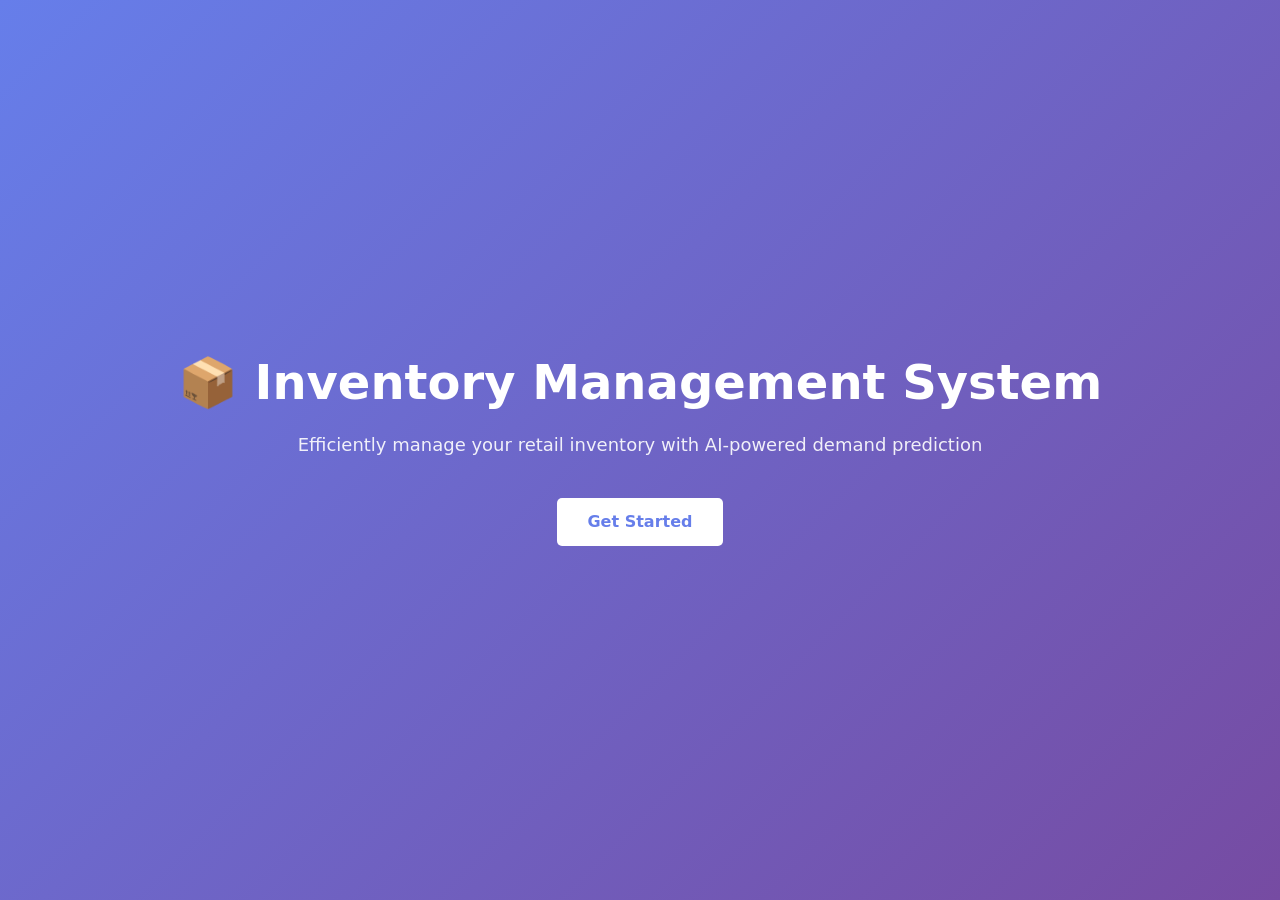
<file: frontend/index.html>
<!DOCTYPE html>
<html lang="en">
<head>
    <meta charset="UTF-8">
    <meta name="viewport" content="width=device-width, initial-scale=1.0">
    <title>Inventory Management System</title>
    <link href="https://cdnjs.cloudflare.com/ajax/libs/bootstrap/5.3.0/css/bootstrap.min.css" rel="stylesheet">
    <style>
        body {
            background: linear-gradient(135deg, #667eea 0%, #764ba2 100%);
            min-height: 100vh;
            display: flex;
            align-items: center;
            justify-content: center;
            color: white;
        }
        .welcome-container {
            text-align: center;
        }
        .welcome-container h1 {
            font-size: 48px;
            font-weight: bold;
            margin-bottom: 20px;
        }
        .welcome-container p {
            font-size: 18px;
            margin-bottom: 40px;
            opacity: 0.9;
        }
        .btn-login {
            background: white;
            color: #667eea;
            padding: 12px 30px;
            font-size: 16px;
            font-weight: bold;
            border: none;
            border-radius: 5px;
            cursor: pointer;
            transition: all 0.3s;
        }
        .btn-login:hover {
            opacity: 0.9;
            transform: scale(1.05);
        }
    </style>
</head>
<body>
    <div class="welcome-container">
        <h1>📦 Inventory Management System</h1>
        <p>Efficiently manage your retail inventory with AI-powered demand prediction</p>
        <button class="btn-login" onclick="goToLogin()">Get Started</button>
    </div>

    <script src="static/js/config.js"></script>
    <script>
        function goToLogin() {
            window.location.href = 'login.html';
        }

        // Redirect if already logged in
        if (localStorage.getItem('access_token')) {
            window.location.href = 'dashboard.html';
        }
    </script>
</body>
</html>
</file>
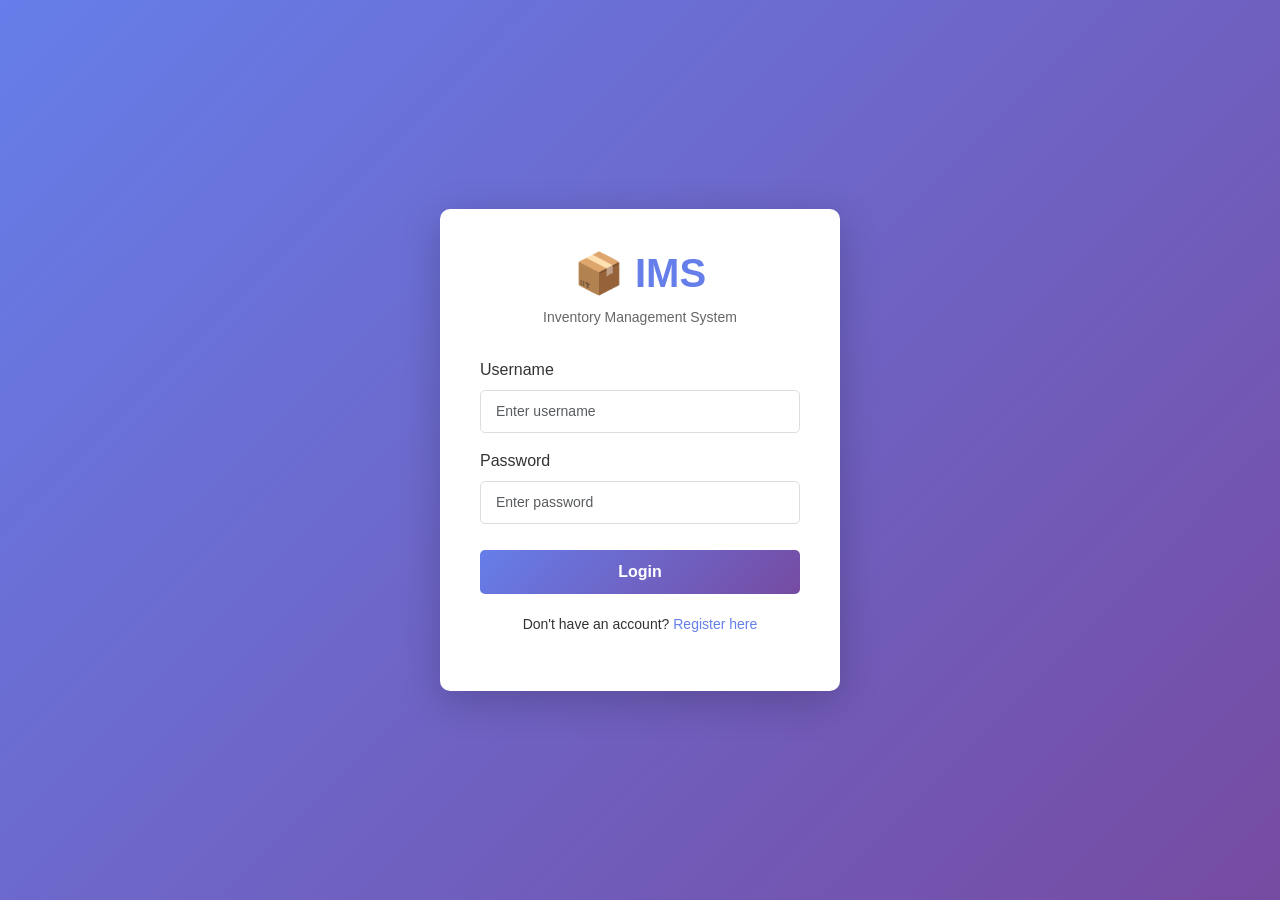
<file: frontend/login.html>
<!DOCTYPE html>
<html lang="en">
<head>
    <meta charset="UTF-8">
    <meta name="viewport" content="width=device-width, initial-scale=1.0">
    <title>Login - Inventory Management System</title>
    <link href="https://cdnjs.cloudflare.com/ajax/libs/bootstrap/5.3.0/css/bootstrap.min.css" rel="stylesheet">
    <link href="static/css/style.css" rel="stylesheet">
    <style>
        body {
            background: linear-gradient(135deg, #667eea 0%, #764ba2 100%);
            min-height: 100vh;
            display: flex;
            align-items: center;
            justify-content: center;
        }
        .login-container {
            background: white;
            padding: 40px;
            border-radius: 10px;
            box-shadow: 0 10px 40px rgba(0,0,0,0.2);
            width: 100%;
            max-width: 400px;
        }
        .login-header {
            text-align: center;
            margin-bottom: 30px;
        }
        .login-header h1 {
            color: #667eea;
            font-weight: bold;
            margin-bottom: 10px;
        }
        .login-header p {
            color: #666;
            font-size: 14px;
        }
        .form-control {
            border-radius: 5px;
            margin-bottom: 15px;
            border: 1px solid #ddd;
            padding: 10px 15px;
        }
        .form-control:focus {
            border-color: #667eea;
            box-shadow: 0 0 0 0.2rem rgba(102, 126, 234, 0.25);
        }
        .btn-login {
            background: linear-gradient(135deg, #667eea 0%, #764ba2 100%);
            border: none;
            color: white;
            font-weight: bold;
            padding: 10px;
            width: 100%;
            border-radius: 5px;
            margin-top: 10px;
        }
        .btn-login:hover {
            color: white;
            opacity: 0.9;
        }
        .register-link {
            text-align: center;
            margin-top: 20px;
            font-size: 14px;
        }
        .register-link a {
            color: #667eea;
            text-decoration: none;
        }
        .alert {
            margin-bottom: 20px;
        }
    </style>
</head>
<body>
    <div class="login-container">
        <div class="login-header">
            <h1>📦 IMS</h1>
            <p>Inventory Management System</p>
        </div>
        
        <div id="alertContainer"></div>
        
        <form id="loginForm">
            <div class="mb-3">
                <label for="username" class="form-label">Username</label>
                <input type="text" class="form-control" id="username" placeholder="Enter username" required>
            </div>
            
            <div class="mb-3">
                <label for="password" class="form-label">Password</label>
                <input type="password" class="form-control" id="password" placeholder="Enter password" required>
            </div>
            
            <button type="submit" class="btn btn-login">Login</button>
        </form>
        
        <div class="register-link">
            <p>Don't have an account? <a href="#" onclick="showRegister()">Register here</a></p>
        </div>
    </div>

    <!-- Register Modal -->
    <div class="modal fade" id="registerModal" tabindex="-1">
        <div class="modal-dialog">
            <div class="modal-content">
                <div class="modal-header">
                    <h5 class="modal-title">Create Admin Account</h5>
                    <button type="button" class="btn-close" data-bs-dismiss="modal"></button>
                </div>
                <div class="modal-body">
                    <form id="registerForm">
                        <div class="mb-3">
                            <label for="regUsername" class="form-label">Username</label>
                            <input type="text" class="form-control" id="regUsername" required>
                        </div>
                        <div class="mb-3">
                            <label for="regEmail" class="form-label">Email</label>
                            <input type="email" class="form-control" id="regEmail" required>
                        </div>
                        <div class="mb-3">
                            <label for="regPassword" class="form-label">Password</label>
                            <input type="password" class="form-control" id="regPassword" required>
                        </div>
                        <button type="submit" class="btn btn-primary w-100">Register</button>
                    </form>
                </div>
            </div>
        </div>
    </div>

    <script src="https://cdnjs.cloudflare.com/ajax/libs/bootstrap/5.3.0/js/bootstrap.bundle.min.js"></script>
    <script src="static/js/config.js"></script>
    <script>
        

        document.getElementById('loginForm').addEventListener('submit', async (e) => {
            e.preventDefault();
            const username = document.getElementById('username').value;
            const password = document.getElementById('password').value;

            try {
                const response = await fetch(`${API_BASE}/auth/login`, {
                    method: 'POST',
                    headers: { 'Content-Type': 'application/json' },
                    body: JSON.stringify({ username, password })
                });

                const data = await response.json();

                if (response.ok) {
                    localStorage.setItem('access_token', data.access_token);
                    localStorage.setItem('user', JSON.stringify(data.user));
                    showAlert('Login successful! Redirecting...', 'success');
                    setTimeout(() => window.location.href = 'dashboard.html', 1500);
                } else {
                    showAlert(data.message, 'danger');
                }
            } catch (error) {
                showAlert('Connection error: ' + error.message, 'danger');
            }
        });

        document.getElementById('registerForm').addEventListener('submit', async (e) => {
            e.preventDefault();
            const username = document.getElementById('regUsername').value;
            const email = document.getElementById('regEmail').value;
            const password = document.getElementById('regPassword').value;

            try {
                const response = await fetch(`${API_BASE}/auth/register`, {
                    method: 'POST',
                    headers: { 'Content-Type': 'application/json' },
                    body: JSON.stringify({ username, email, password })
                });

                const data = await response.json();

                if (response.ok) {
                    showAlert('Account created successfully! You can now login.', 'success');
                    bootstrap.Modal.getInstance(document.getElementById('registerModal')).hide();
                    document.getElementById('registerForm').reset();
                } else {
                    showAlert(data.message, 'danger');
                }
            } catch (error) {
                showAlert('Connection error: ' + error.message, 'danger');
            }
        });

        function showRegister() {
            new bootstrap.Modal(document.getElementById('registerModal')).show();
        }

        function showAlert(message, type) {
            const alertContainer = document.getElementById('alertContainer');
            const alert = document.createElement('div');
            alert.className = `alert alert-${type} alert-dismissible fade show`;
            alert.innerHTML = `
                ${message}
                <button type="button" class="btn-close" data-bs-dismiss="alert"></button>
            `;
            alertContainer.innerHTML = '';
            alertContainer.appendChild(alert);
        }

        // Check if already logged in
        if (localStorage.getItem('access_token')) {
            window.location.href = 'dashboard.html';
        }
    </script>
</body>
</html>
</file>
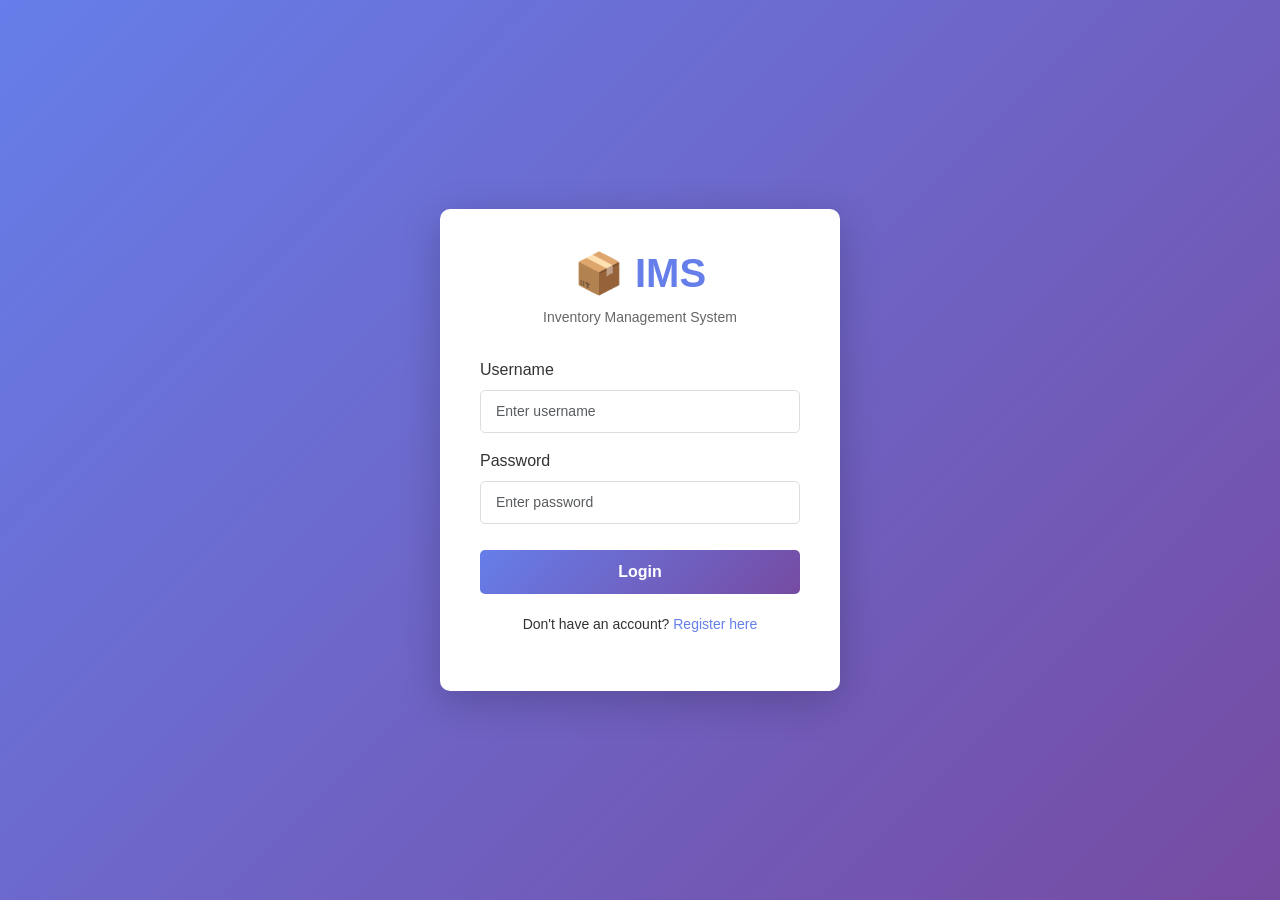
<file: frontend/products.html>
<!DOCTYPE html>
<html lang="en">
<head>
    <meta charset="UTF-8">
    <meta name="viewport" content="width=device-width, initial-scale=1.0">
    <title>Products - Inventory Management System</title>
    <link href="https://cdnjs.cloudflare.com/ajax/libs/bootstrap/5.3.0/css/bootstrap.min.css" rel="stylesheet">
    <link href="https://cdnjs.cloudflare.com/ajax/libs/font-awesome/6.4.0/css/all.min.css" rel="stylesheet">
    <link href="static/css/style.css" rel="stylesheet">
    <style>
        body { background-color: #f5f7fa; }
        .sidebar {
            background: linear-gradient(135deg, #667eea 0%, #764ba2 100%);
            color: white;
            min-height: 100vh;
            padding: 20px 0;
            position: fixed;
            width: 250px;
            left: 0;
            top: 0;
            z-index: 1000;
        }
        .sidebar-logo {
            text-align: center;
            margin-bottom: 30px;
            font-size: 24px;
            font-weight: bold;
        }
        .sidebar-menu { list-style: none; padding: 0; margin: 0; }
        .sidebar-menu a {
            color: white;
            text-decoration: none;
            display: block;
            padding: 15px 20px;
            border-left: 4px solid transparent;
            transition: all 0.3s;
        }
        .sidebar-menu a:hover, .sidebar-menu a.active {
            background: rgba(255,255,255,0.2);
            border-left-color: white;
        }
        .main-content { margin-left: 250px; padding: 20px; }
        .topbar {
            background: white;
            padding: 15px 20px;
            border-radius: 10px;
            margin-bottom: 20px;
            display: flex;
            justify-content: space-between;
            align-items: center;
            box-shadow: 0 2px 10px rgba(0,0,0,0.1);
        }
        .btn-add { background: #667eea; color: white; border: none; padding: 10px 20px; border-radius: 5px; cursor: pointer; }
        .table-container {
            background: white;
            padding: 20px;
            border-radius: 10px;
            box-shadow: 0 2px 10px rgba(0,0,0,0.1);
        }
        .badge-stock-low { background-color: #ff6b6b; }
        .badge-stock-ok { background-color: #51cf66; }
        .action-buttons { display: flex; gap: 8px; }
        .btn-sm-custom {
            padding: 5px 10px;
            font-size: 12px;
            border: none;
            border-radius: 3px;
            cursor: pointer;
        }
        .btn-edit { background: #4dabf7; color: white; }
        .btn-delete { background: #ff6b6b; color: white; }
        .btn-stock { background: #ffd43b; color: black; }
        @media (max-width: 768px) {
            .sidebar { width: 100%; position: static; }
            .main-content { margin-left: 0; }
        }
    </style>
</head>
<body>
    <!-- Sidebar -->
    <div class="sidebar">
        <div class="sidebar-logo">📦 IMS</div>
        <ul class="sidebar-menu">
            <li><a href="dashboard.html"><i class="fas fa-chart-line"></i> Dashboard</a></li>
            <li><a href="products.html" class="active"><i class="fas fa-box"></i> Products</a></li>
            <li><a href="sales.html"><i class="fas fa-shopping-cart"></i> Sales</a></li>
            <li><a href="suppliers.html"><i class="fas fa-truck"></i> Suppliers</a></li>
            <li><a href="reports.html"><i class="fas fa-file-alt"></i> Reports</a></li>
            <li><a href="login.html" onclick="logout()"><i class="fas fa-sign-out-alt"></i> Logout</a></li>
        </ul>
    </div>

    <!-- Main Content -->
    <div class="main-content">
        <div class="topbar">
            <h2>Products Management</h2>
            <button class="btn-add" onclick="openAddModal()">+ Add Product</button>
        </div>

        <div id="alertMessage"></div>

        <div class="table-container">
            <table class="table table-hover">
                <thead class="table-light">
                    <tr>
                        <th>Product Name</th>
                        <th>Category</th>
                        <th>Price</th>
                        <th>Stock</th>
                        <th>Status</th>
                        <th>Supplier</th>
                        <th>Actions</th>
                    </tr>
                </thead>
                <tbody id="productsTable"></tbody>
            </table>
        </div>
    </div>

    <!-- Add/Edit Product Modal -->
    <div class="modal fade" id="productModal" tabindex="-1">
        <div class="modal-dialog">
            <div class="modal-content">
                <div class="modal-header">
                    <h5 class="modal-title" id="modalTitle">Add Product</h5>
                    <button type="button" class="btn-close" data-bs-dismiss="modal"></button>
                </div>
                <div class="modal-body">
                    <form id="productForm">
                        <input type="hidden" id="productId">
                        <div class="mb-3">
                            <label for="productName" class="form-label">Product Name</label>
                            <input type="text" class="form-control" id="productName" required>
                        </div>
                        <div class="mb-3">
                            <label for="category" class="form-label">Category</label>
                            <input type="text" class="form-control" id="category" required>
                        </div>
                        <div class="mb-3">
                            <label for="description" class="form-label">Description</label>
                            <textarea class="form-control" id="description" rows="3"></textarea>
                        </div>
                        <div class="mb-3">
                            <label for="price" class="form-label">Price ($)</label>
                            <input type="number" class="form-control" id="price" step="0.01" required>
                        </div>
                        <div class="mb-3">
                            <label for="quantity" class="form-label">Quantity</label>
                            <input type="number" class="form-control" id="quantity" required>
                        </div>
                        <div class="mb-3">
                            <label for="reorderLevel" class="form-label">Reorder Level</label>
                            <input type="number" class="form-control" id="reorderLevel" value="10">
                        </div>
                        <div class="mb-3">
                            <label for="supplier" class="form-label">Supplier</label>
                            <select class="form-control" id="supplier">
                                <option value="">Select Supplier</option>
                            </select>
                        </div>
                        <button type="submit" class="btn btn-primary w-100">Save</button>
                    </form>
                </div>
            </div>
        </div>
    </div>

    <!-- Update Stock Modal -->
    <div class="modal fade" id="stockModal" tabindex="-1">
        <div class="modal-dialog">
            <div class="modal-content">
                <div class="modal-header">
                    <h5 class="modal-title">Update Stock</h5>
                    <button type="button" class="btn-close" data-bs-dismiss="modal"></button>
                </div>
                <div class="modal-body">
                    <form id="stockForm">
                        <input type="hidden" id="stockProductId">
                        <div class="mb-3">
                            <label for="newQuantity" class="form-label">New Quantity</label>
                            <input type="number" class="form-control" id="newQuantity" required>
                        </div>
                        <div class="mb-3">
                            <label for="reason" class="form-label">Reason</label>
                            <input type="text" class="form-control" id="reason" placeholder="e.g., Restock, Inventory Count">
                        </div>
                        <button type="submit" class="btn btn-primary w-100">Update</button>
                    </form>
                </div>
            </div>
        </div>
    </div>

    <script src="https://cdnjs.cloudflare.com/ajax/libs/bootstrap/5.3.0/js/bootstrap.bundle.min.js"></script>
    <script src="static/js/config.js"></script>
    <script>
        
        let editingProductId = null;

        
        function getHeaders() {
            return { Authorization: `Bearer ${localStorage.getItem('access_token')}` };
        }

        async function loadProducts() {
            try {
                const res = await fetch(`${API_BASE}/products`, { headers: getHeaders() });
                const data = await res.json();
                
                const tbody = document.getElementById('productsTable');
                tbody.innerHTML = '';
                
                data.products.forEach(product => {
                    const status = product.quantity <= product.reorder_level ? 
                        '<span class="badge badge-stock-low">Low Stock</span>' : 
                        '<span class="badge badge-stock-ok">OK</span>';
                    
                    const row = `
                        <tr>
                            <td>${product.name}</td>
                            <td>${product.category}</td>
                            <td>$${product.price.toFixed(2)}</td>
                            <td>${product.quantity}</td>
                            <td>${status}</td>
                            <td>${product.supplier_name || 'N/A'}</td>
                            <td>
                                <div class="action-buttons">
                                    <button class="btn-sm-custom btn-edit" onclick="editProduct(${product.id})">Edit</button>
                                    <button class="btn-sm-custom btn-stock" onclick="openStockModal(${product.id})">Stock</button>
                                    <button class="btn-sm-custom btn-delete" onclick="deleteProduct(${product.id})">Delete</button>
                                </div>
                            </td>
                        </tr>
                    `;
                    tbody.innerHTML += row;
                });
            } catch (error) {
                showAlert('Error loading products: ' + error.message, 'danger');
            }
        }

        async function loadSuppliers() {
            try {
                const res = await fetch(`${API_BASE}/suppliers`, { headers: getHeaders() });
                const data = await res.json();
                
                const select = document.getElementById('supplier');
                data.suppliers.forEach(supplier => {
                    const option = document.createElement('option');
                    option.value = supplier.id;
                    option.textContent = supplier.name;
                    select.appendChild(option);
                });
            } catch (error) {
                console.error('Error loading suppliers:', error);
            }
        }

        function openAddModal() {
            editingProductId = null;
            document.getElementById('modalTitle').textContent = 'Add Product';
            document.getElementById('productForm').reset();
            document.getElementById('productId').value = '';
            new bootstrap.Modal(document.getElementById('productModal')).show();
        }

        async function editProduct(id) {
            try {
                const res = await fetch(`${API_BASE}/products/${id}`, { headers: getHeaders() });
                const product = await res.json();
                
                editingProductId = id;
                document.getElementById('modalTitle').textContent = 'Edit Product';
                document.getElementById('productId').value = id;
                document.getElementById('productName').value = product.name;
                document.getElementById('category').value = product.category;
                document.getElementById('description').value = product.description || '';
                document.getElementById('price').value = product.price;
                document.getElementById('quantity').value = product.quantity;
                document.getElementById('reorderLevel').value = product.reorder_level;
                document.getElementById('supplier').value = product.supplier_id || '';
                
                new bootstrap.Modal(document.getElementById('productModal')).show();
            } catch (error) {
                showAlert('Error loading product: ' + error.message, 'danger');
            }
        }

        async function deleteProduct(id) {
            if (!confirm('Are you sure you want to delete this product?')) return;
            
            try {
                const res = await fetch(`${API_BASE}/products/${id}`, {
                    method: 'DELETE',
                    headers: getHeaders()
                });
                
                if (res.ok) {
                    showAlert('Product deleted successfully', 'success');
                    loadProducts();
                } else {
                    const data = await res.json();
                    showAlert(data.message, 'danger');
                }
            } catch (error) {
                showAlert('Error deleting product: ' + error.message, 'danger');
            }
        }

        function openStockModal(id) {
            document.getElementById('stockProductId').value = id;
            document.getElementById('newQuantity').value = '';
            document.getElementById('reason').value = '';
            new bootstrap.Modal(document.getElementById('stockModal')).show();
        }

        document.getElementById('productForm').addEventListener('submit', async (e) => {
            e.preventDefault();
            
            const productData = {
                name: document.getElementById('productName').value,
                category: document.getElementById('category').value,
                description: document.getElementById('description').value,
                price: document.getElementById('price').value,
                quantity: document.getElementById('quantity').value,
                reorder_level: document.getElementById('reorderLevel').value,
                supplier_id: document.getElementById('supplier').value || null
            };

            try {
                let res;
                if (editingProductId) {
                    res = await fetch(`${API_BASE}/products/${editingProductId}`, {
                        method: 'PUT',
                        headers: { ...getHeaders(), 'Content-Type': 'application/json' },
                        body: JSON.stringify(productData)
                    });
                } else {
                    res = await fetch(`${API_BASE}/products`, {
                        method: 'POST',
                        headers: { ...getHeaders(), 'Content-Type': 'application/json' },
                        body: JSON.stringify(productData)
                    });
                }

                if (res.ok) {
                    showAlert('Product saved successfully', 'success');
                    bootstrap.Modal.getInstance(document.getElementById('productModal')).hide();
                    loadProducts();
                } else {
                    const data = await res.json();
                    showAlert(data.message, 'danger');
                }
            } catch (error) {
                showAlert('Error saving product: ' + error.message, 'danger');
            }
        });

        document.getElementById('stockForm').addEventListener('submit', async (e) => {
            e.preventDefault();
            
            const productId = document.getElementById('stockProductId').value;
            const stockData = {
                quantity: document.getElementById('newQuantity').value,
                reason: document.getElementById('reason').value
            };

            try {
                const res = await fetch(`${API_BASE}/products/${productId}/update-stock`, {
                    method: 'POST',
                    headers: { ...getHeaders(), 'Content-Type': 'application/json' },
                    body: JSON.stringify(stockData)
                });

                if (res.ok) {
                    showAlert('Stock updated successfully', 'success');
                    bootstrap.Modal.getInstance(document.getElementById('stockModal')).hide();
                    loadProducts();
                } else {
                    const data = await res.json();
                    showAlert(data.message, 'danger');
                }
            } catch (error) {
                showAlert('Error updating stock: ' + error.message, 'danger');
            }
        });

        function showAlert(message, type) {
            const container = document.getElementById('alertMessage');
            const alert = document.createElement('div');
            alert.className = `alert alert-${type} alert-dismissible fade show`;
            alert.innerHTML = `
                ${message}
                <button type="button" class="btn-close" data-bs-dismiss="alert"></button>
            `;
            container.innerHTML = '';
            container.appendChild(alert);
        }

        
        checkAuth();
        loadSuppliers();
        loadProducts();
    </script>
</body>
</html>
</file>
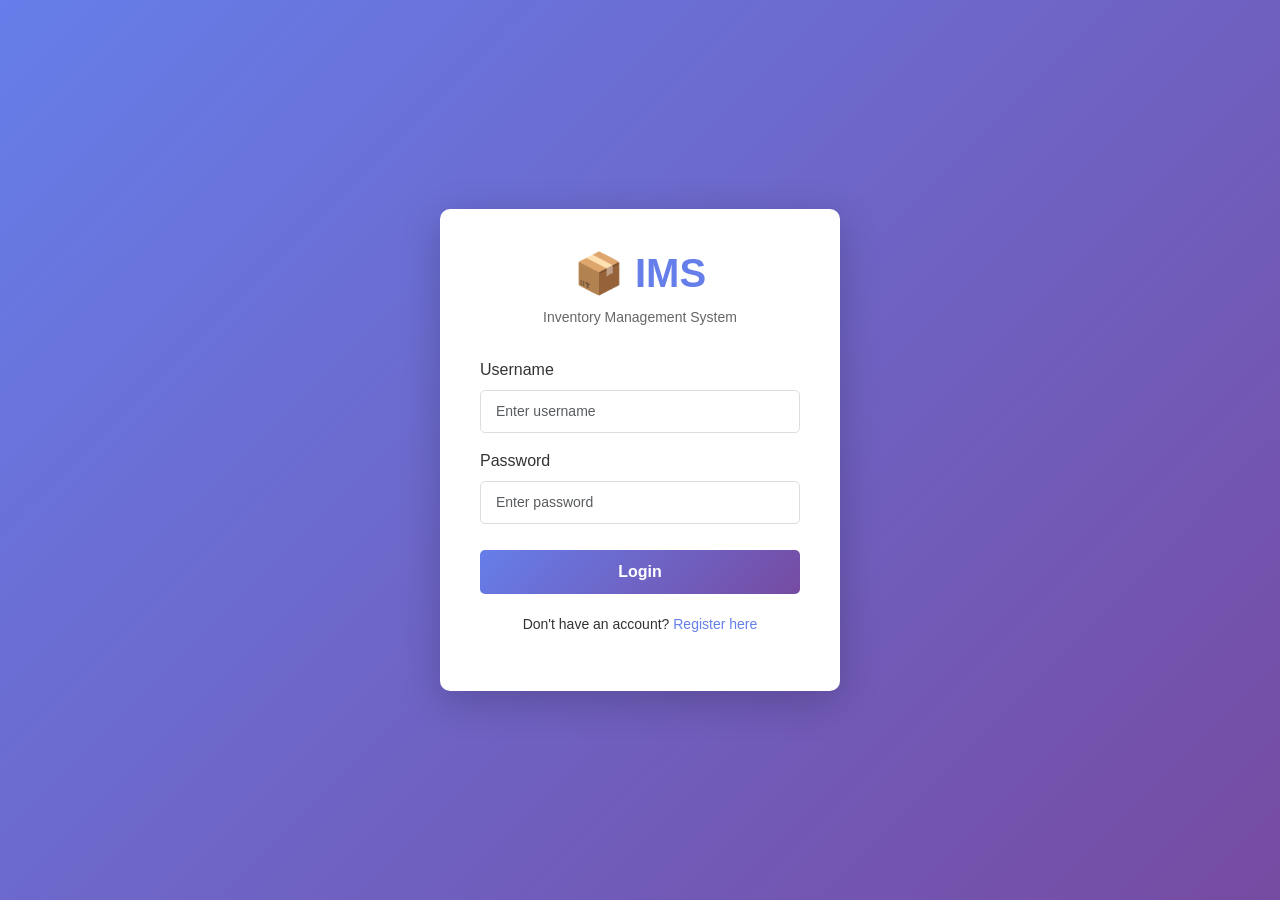
<file: frontend/reports.html>
<!DOCTYPE html>
<html lang="en">
<head>
    <meta charset="UTF-8">
    <meta name="viewport" content="width=device-width, initial-scale=1.0">
    <title>Reports - Inventory Management System</title>
    <link href="https://cdnjs.cloudflare.com/ajax/libs/bootstrap/5.3.0/css/bootstrap.min.css" rel="stylesheet">
    <link href="https://cdnjs.cloudflare.com/ajax/libs/font-awesome/6.4.0/css/all.min.css" rel="stylesheet">
    <link href="static/css/style.css" rel="stylesheet">
    <style>
        body { background-color: #f5f7fa; }
        .sidebar {
            background: linear-gradient(135deg, #667eea 0%, #764ba2 100%);
            color: white;
            min-height: 100vh;
            padding: 20px 0;
            position: fixed;
            width: 250px;
            left: 0;
            top: 0;
            z-index: 1000;
        }
        .sidebar-logo {
            text-align: center;
            margin-bottom: 30px;
            font-size: 24px;
            font-weight: bold;
        }
        .sidebar-menu { list-style: none; padding: 0; margin: 0; }
        .sidebar-menu a {
            color: white;
            text-decoration: none;
            display: block;
            padding: 15px 20px;
            border-left: 4px solid transparent;
            transition: all 0.3s;
        }
        .sidebar-menu a:hover, .sidebar-menu a.active {
            background: rgba(255,255,255,0.2);
            border-left-color: white;
        }
        .main-content { margin-left: 250px; padding: 20px; }
        .topbar {
            background: white;
            padding: 15px 20px;
            border-radius: 10px;
            margin-bottom: 20px;
            box-shadow: 0 2px 10px rgba(0,0,0,0.1);
        }
        .report-card {
            background: white;
            padding: 20px;
            border-radius: 10px;
            box-shadow: 0 2px 10px rgba(0,0,0,0.1);
            margin-bottom: 20px;
        }
        .table-container {
            background: white;
            padding: 20px;
            border-radius: 10px;
            box-shadow: 0 2px 10px rgba(0,0,0,0.1);
            margin-top: 20px;
        }
        .btn-export {
            background: #51cf66;
            color: white;
        }
        @media (max-width: 768px) {
            .sidebar { width: 100%; position: static; }
            .main-content { margin-left: 0; }
        }
    </style>
</head>
<body>
    <!-- Sidebar -->
    <div class="sidebar">
        <div class="sidebar-logo">📦 IMS</div>
        <ul class="sidebar-menu">
            <li><a href="dashboard.html"><i class="fas fa-chart-line"></i> Dashboard</a></li>
            <li><a href="products.html"><i class="fas fa-box"></i> Products</a></li>
            <li><a href="sales.html"><i class="fas fa-shopping-cart"></i> Sales</a></li>
            <li><a href="suppliers.html"><i class="fas fa-truck"></i> Suppliers</a></li>
            <li><a href="reports.html" class="active"><i class="fas fa-file-alt"></i> Reports</a></li>
            <li><a href="login.html" onclick="logout()"><i class="fas fa-sign-out-alt"></i> Logout</a></li>
        </ul>
    </div>

    <!-- Main Content -->
    <div class="main-content">
        <div class="topbar">
            <h2>Reports & Analytics</h2>
        </div>

        <div id="alertMessage"></div>

        <!-- Daily Sales Report -->
        <div class="report-card">
            <h4>Daily Sales Report</h4>
            <div class="row" style="margin-top: 15px;">
                <div class="col-md-6">
                    <label>Select Date:</label>
                    <input type="date" id="dailyDate" class="form-control">
                </div>
                <div class="col-md-6">
                    <label>&nbsp;</label>
                    <button class="form-control btn btn-primary" onclick="loadDailySalesReport()">Generate Report</button>
                </div>
            </div>
            <div class="table-container" id="dailyReportTable" style="display:none;"></div>
        </div>

        <!-- Monthly Sales Report -->
        <div class="report-card">
            <h4>Monthly Sales Report</h4>
            <div class="row" style="margin-top: 15px;">
                <div class="col-md-3">
                    <label>Year:</label>
                    <input type="number" id="monthYear" class="form-control" value="2024">
                </div>
                <div class="col-md-3">
                    <label>Month:</label>
                    <select id="monthSelect" class="form-control">
                        <option value="1">January</option>
                        <option value="2">February</option>
                        <option value="3">March</option>
                        <option value="4">April</option>
                        <option value="5">May</option>
                        <option value="6">June</option>
                        <option value="7">July</option>
                        <option value="8">August</option>
                        <option value="9">September</option>
                        <option value="10">October</option>
                        <option value="11">November</option>
                        <option value="12">December</option>
                    </select>
                </div>
                <div class="col-md-6">
                    <label>&nbsp;</label>
                    <button class="form-control btn btn-primary" onclick="loadMonthlySalesReport()">Generate Report</button>
                </div>
            </div>
            <div class="table-container" id="monthlyReportTable" style="display:none;"></div>
        </div>

        <!-- Product Sales Report -->
        <div class="report-card">
            <h4>Product Sales Report</h4>
            <div class="row" style="margin-top: 15px;">
                <div class="col-md-6">
                    <label>Filter by Product (Optional):</label>
                    <select id="productFilter" class="form-control">
                        <option value="">All Products</option>
                    </select>
                </div>
                <div class="col-md-6">
                    <label>&nbsp;</label>
                    <button class="form-control btn btn-primary" onclick="loadProductSalesReport()">Generate Report</button>
                </div>
            </div>
            <button class="btn btn-export" style="margin-top: 10px;" onclick="exportToCSV()">📥 Export to CSV</button>
            <div class="table-container" id="productReportTable" style="display:none;"></div>
        </div>
    </div>

    <script src="https://cdnjs.cloudflare.com/ajax/libs/bootstrap/5.3.0/js/bootstrap.bundle.min.js"></script>
    <script src="static/js/config.js"></script>
    <script>
        

        // Set today's date as default
        document.getElementById('dailyDate').valueAsDate = new Date();

        // Set current month as default
        const now = new Date();
        document.getElementById('monthYear').value = now.getFullYear();
        document.getElementById('monthSelect').value = (now.getMonth() + 1).toString();

        
        function getHeaders() {
            return { Authorization: `Bearer ${localStorage.getItem('access_token')}` };
        }

        async function loadProducts() {
            try {
                const res = await fetch(`${API_BASE}/products`, { headers: getHeaders() });
                const data = await res.json();
                
                const select = document.getElementById('productFilter');
                data.products.forEach(product => {
                    const option = document.createElement('option');
                    option.value = product.id;
                    option.textContent = product.name;
                    select.appendChild(option);
                });
            } catch (error) {
                console.error('Error loading products:', error);
            }
        }

        async function loadDailySalesReport() {
            const date = document.getElementById('dailyDate').value;
            if (!date) return;

            try {
                const res = await fetch(`${API_BASE}/reports/daily-sales?date=${date}`, {
                    headers: getHeaders()
                });
                const data = await res.json();

                let html = `
                    <h5>Daily Sales Report - ${data.date}</h5>
                    <div style="margin: 15px 0;">
                        <strong>Total Sales:</strong> $${data.total_sales.toFixed(2)} | 
                        <strong>Total Quantity Sold:</strong> ${data.total_quantity} | 
                        <strong>Transactions:</strong> ${data.number_of_transactions}
                    </div>
                    <table class="table table-sm">
                        <thead>
                            <tr>
                                <th>Invoice</th>
                                <th>Product</th>
                                <th>Qty</th>
                                <th>Price</th>
                                <th>Total</th>
                                <th>Customer</th>
                            </tr>
                        </thead>
                        <tbody>
                `;

                data.sales.forEach(sale => {
                    html += `
                        <tr>
                            <td>${sale.invoice_number}</td>
                            <td>${sale.product_name}</td>
                            <td>${sale.quantity}</td>
                            <td>$${sale.unit_price.toFixed(2)}</td>
                            <td>$${sale.total_amount.toFixed(2)}</td>
                            <td>${sale.customer_name}</td>
                        </tr>
                    `;
                });

                html += `</tbody></table>`;
                document.getElementById('dailyReportTable').innerHTML = html;
                document.getElementById('dailyReportTable').style.display = 'block';
            } catch (error) {
                showAlert('Error loading daily report: ' + error.message, 'danger');
            }
        }

        async function loadMonthlySalesReport() {
            const year = document.getElementById('monthYear').value;
            const month = document.getElementById('monthSelect').value;

            try {
                const res = await fetch(`${API_BASE}/reports/monthly-sales?year=${year}&month=${month}`, {
                    headers: getHeaders()
                });
                const data = await res.json();

                let html = `
                    <h5>Monthly Sales Report - ${data.period}</h5>
                    <div style="margin: 15px 0;">
                        <strong>Total Sales:</strong> $${data.total_sales.toFixed(2)} | 
                        <strong>Total Quantity Sold:</strong> ${data.total_quantity} | 
                        <strong>Transactions:</strong> ${data.number_of_transactions}
                    </div>
                    <table class="table table-sm">
                        <thead>
                            <tr>
                                <th>Date</th>
                                <th>Daily Sales</th>
                                <th>Quantity</th>
                                <th>Transactions</th>
                            </tr>
                        </thead>
                        <tbody>
                `;

                Object.entries(data.daily_breakdown).forEach(([date, info]) => {
                    html += `
                        <tr>
                            <td>${date}</td>
                            <td>$${info.sales.toFixed(2)}</td>
                            <td>${info.quantity}</td>
                            <td>${info.transactions}</td>
                        </tr>
                    `;
                });

                html += `</tbody></table>`;
                document.getElementById('monthlyReportTable').innerHTML = html;
                document.getElementById('monthlyReportTable').style.display = 'block';
            } catch (error) {
                showAlert('Error loading monthly report: ' + error.message, 'danger');
            }
        }

        async function loadProductSalesReport() {
            const productId = document.getElementById('productFilter').value;
            const url = productId ? 
                `${API_BASE}/reports/product-sales?product_id=${productId}` : 
                `${API_BASE}/reports/product-sales`;

            try {
                const res = await fetch(url, { headers: getHeaders() });
                const data = await res.json();

                let html = `
                    <h5>Product Sales Report - ${data.product_name}</h5>
                    <div style="margin: 15px 0;">
                        <strong>Total Sales Amount:</strong> $${data.total_sales.toFixed(2)}
                    </div>
                    <table class="table table-sm">
                        <thead>
                            <tr>
                                <th>Product</th>
                                <th>Transactions</th>
                                <th>Total Quantity Sold</th>
                                <th>Total Amount</th>
                            </tr>
                        </thead>
                        <tbody>
                `;

                Object.entries(data.product_sales).forEach(([_, info]) => {
                    html += `
                        <tr>
                            <td>${info.name}</td>
                            <td>${info.transactions}</td>
                            <td>${info.total_quantity}</td>
                            <td>$${info.total_amount.toFixed(2)}</td>
                        </tr>
                    `;
                });

                html += `</tbody></table>`;
                document.getElementById('productReportTable').innerHTML = html;
                document.getElementById('productReportTable').style.display = 'block';
            } catch (error) {
                showAlert('Error loading product report: ' + error.message, 'danger');
            }
        }

        async function exportToCSV() {
            const startDate = document.getElementById('dailyDate').value;
            
            try {
                const res = await fetch(`${API_BASE}/reports/export-csv?start_date=${startDate}`, {
                    headers: getHeaders()
                });
                const data = await res.json();

                const element = document.createElement('a');
                element.setAttribute('href', 'data:text/csv;charset=utf-8,' + encodeURIComponent(data.csv_data));
                element.setAttribute('download', data.filename);
                element.style.display = 'none';
                document.body.appendChild(element);
                element.click();
                document.body.removeChild(element);

                showAlert('Report exported successfully!', 'success');
            } catch (error) {
                showAlert('Error exporting report: ' + error.message, 'danger');
            }
        }

        function showAlert(message, type) {
            const container = document.getElementById('alertMessage');
            const alert = document.createElement('div');
            alert.className = `alert alert-${type} alert-dismissible fade show`;
            alert.innerHTML = `
                ${message}
                <button type="button" class="btn-close" data-bs-dismiss="alert"></button>
            `;
            container.innerHTML = '';
            container.appendChild(alert);
        }

        
        checkAuth();
        loadProducts();
    </script>
</body>
</html>
</file>
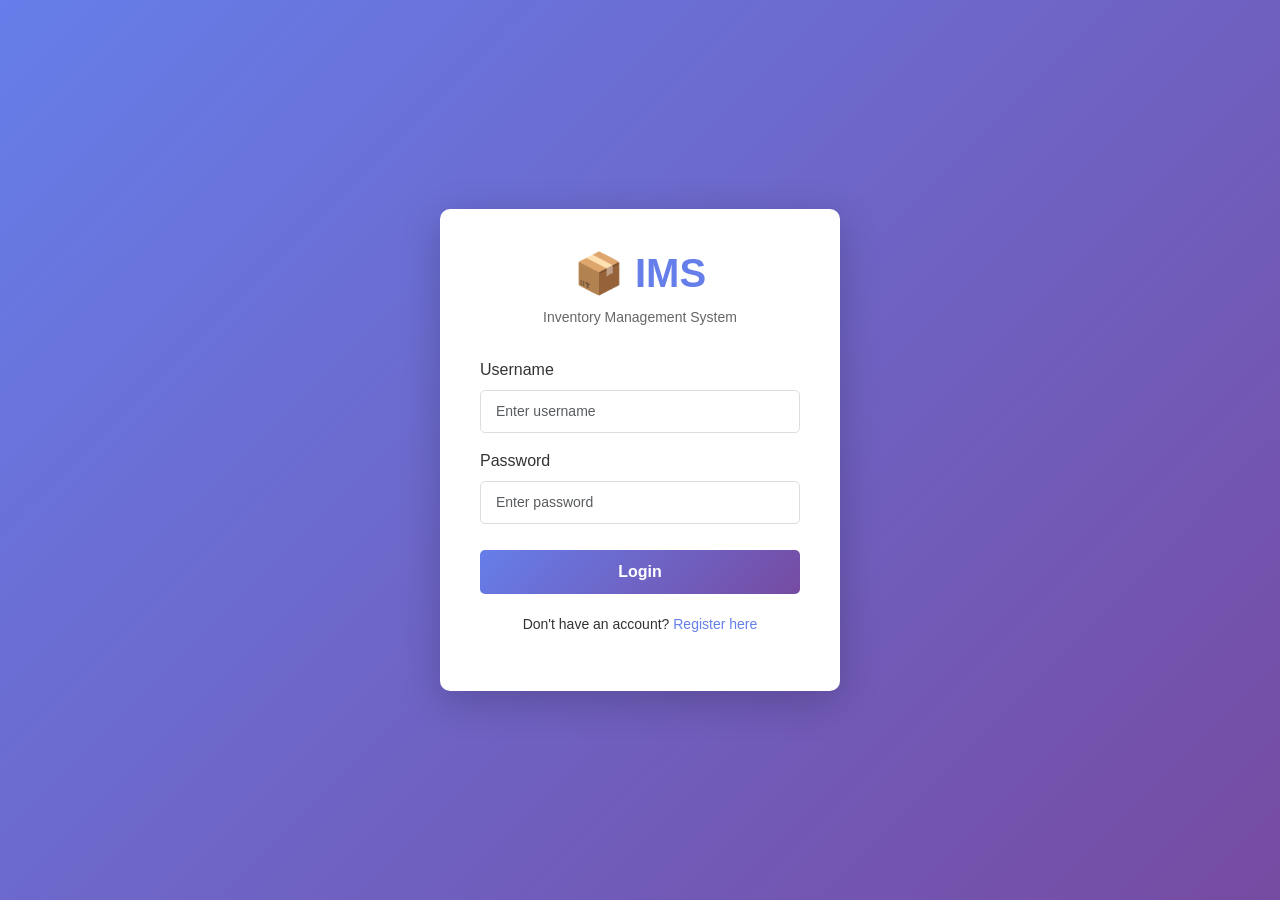
<file: frontend/sales.html>
<!DOCTYPE html>
<html lang="en">
<head>
    <meta charset="UTF-8">
    <meta name="viewport" content="width=device-width, initial-scale=1.0">
    <title>Sales - Inventory Management System</title>
    <link href="https://cdnjs.cloudflare.com/ajax/libs/bootstrap/5.3.0/css/bootstrap.min.css" rel="stylesheet">
    <link href="https://cdnjs.cloudflare.com/ajax/libs/font-awesome/6.4.0/css/all.min.css" rel="stylesheet">
    <link href="static/css/style.css" rel="stylesheet">
    <style>
        body { background-color: #f5f7fa; }
        .sidebar {
            background: linear-gradient(135deg, #667eea 0%, #764ba2 100%);
            color: white;
            min-height: 100vh;
            padding: 20px 0;
            position: fixed;
            width: 250px;
            left: 0;
            top: 0;
            z-index: 1000;
        }
        .sidebar-logo {
            text-align: center;
            margin-bottom: 30px;
            font-size: 24px;
            font-weight: bold;
        }
        .sidebar-menu { list-style: none; padding: 0; margin: 0; }
        .sidebar-menu a {
            color: white;
            text-decoration: none;
            display: block;
            padding: 15px 20px;
            border-left: 4px solid transparent;
            transition: all 0.3s;
        }
        .sidebar-menu a:hover, .sidebar-menu a.active {
            background: rgba(255,255,255,0.2);
            border-left-color: white;
        }
        .main-content { margin-left: 250px; padding: 20px; }
        .topbar {
            background: white;
            padding: 15px 20px;
            border-radius: 10px;
            margin-bottom: 20px;
            display: flex;
            justify-content: space-between;
            align-items: center;
            box-shadow: 0 2px 10px rgba(0,0,0,0.1);
        }
        .btn-add { background: #667eea; color: white; border: none; padding: 10px 20px; border-radius: 5px; cursor: pointer; }
        .table-container {
            background: white;
            padding: 20px;
            border-radius: 10px;
            box-shadow: 0 2px 10px rgba(0,0,0,0.1);
        }
        @media (max-width: 768px) {
            .sidebar { width: 100%; position: static; }
            .main-content { margin-left: 0; }
        }
    </style>
</head>
<body>
    <!-- Sidebar -->
    <div class="sidebar">
        <div class="sidebar-logo">📦 IMS</div>
        <ul class="sidebar-menu">
            <li><a href="dashboard.html"><i class="fas fa-chart-line"></i> Dashboard</a></li>
            <li><a href="products.html"><i class="fas fa-box"></i> Products</a></li>
            <li><a href="sales.html" class="active"><i class="fas fa-shopping-cart"></i> Sales</a></li>
            <li><a href="suppliers.html"><i class="fas fa-truck"></i> Suppliers</a></li>
            <li><a href="reports.html"><i class="fas fa-file-alt"></i> Reports</a></li>
            <li><a href="login.html" onclick="logout()"><i class="fas fa-sign-out-alt"></i> Logout</a></li>
        </ul>
    </div>

    <!-- Main Content -->
    <div class="main-content">
        <div class="topbar">
            <h2>Sales Management</h2>
            <button class="btn-add" onclick="openSaleModal()">+ New Sale</button>
        </div>

        <div id="alertMessage"></div>

        <div class="table-container">
            <table class="table table-hover">
                <thead class="table-light">
                    <tr>
                        <th>Invoice</th>
                        <th>Date</th>
                        <th>Product</th>
                        <th>Quantity</th>
                        <th>Unit Price</th>
                        <th>Total</th>
                        <th>Customer</th>
                        <th>Payment</th>
                        <th>Actions</th>
                    </tr>
                </thead>
                <tbody id="salesTable"></tbody>
            </table>
        </div>
    </div>

    <!-- New Sale Modal -->
    <div class="modal fade" id="saleModal" tabindex="-1">
        <div class="modal-dialog">
            <div class="modal-content">
                <div class="modal-header">
                    <h5 class="modal-title">Record Sale</h5>
                    <button type="button" class="btn-close" data-bs-dismiss="modal"></button>
                </div>
                <div class="modal-body">
                    <form id="saleForm">
                        <div class="mb-3">
                            <label for="product" class="form-label">Product</label>
                            <select class="form-control" id="product" required>
                                <option value="">Select Product</option>
                            </select>
                        </div>
                        <div class="mb-3">
                            <label for="quantity" class="form-label">Quantity</label>
                            <input type="number" class="form-control" id="quantity" min="1" required>
                        </div>
                        <div class="mb-3">
                            <label for="customer" class="form-label">Customer Name</label>
                            <input type="text" class="form-control" id="customer" value="Walk-in Customer">
                        </div>
                        <div class="mb-3">
                            <label for="payment" class="form-label">Payment Method</label>
                            <select class="form-control" id="payment">
                                <option>Cash</option>
                                <option>Card</option>
                                <option>Check</option>
                                <option>Mobile Money</option>
                            </select>
                        </div>
                        <div class="mb-3">
                            <label for="notes" class="form-label">Notes</label>
                            <textarea class="form-control" id="notes" rows="2"></textarea>
                        </div>
                        <button type="submit" class="btn btn-primary w-100">Record Sale</button>
                    </form>
                </div>
            </div>
        </div>
    </div>

    <script src="https://cdnjs.cloudflare.com/ajax/libs/bootstrap/5.3.0/js/bootstrap.bundle.min.js"></script>
    <script src="static/js/config.js"></script>
    <script>
        

        
        function getHeaders() {
            return { Authorization: `Bearer ${localStorage.getItem('access_token')}` };
        }

        async function loadSales() {
            try {
                const res = await fetch(`${API_BASE}/sales`, { headers: getHeaders() });
                const data = await res.json();
                
                const tbody = document.getElementById('salesTable');
                tbody.innerHTML = '';
                
                data.sales.forEach(sale => {
                    const date = new Date(sale.created_at).toLocaleDateString();
                    const row = `
                        <tr>
                            <td>${sale.invoice_number}</td>
                            <td>${date}</td>
                            <td>${sale.product_name}</td>
                            <td>${sale.quantity}</td>
                            <td>$${sale.unit_price.toFixed(2)}</td>
                            <td>$${sale.total_amount.toFixed(2)}</td>
                            <td>${sale.customer_name}</td>
                            <td>${sale.payment_method}</td>
                            <td>
                                <button class="btn btn-sm btn-primary" onclick="printInvoice('${sale.invoice_number}')">Print</button>
                            </td>
                        </tr>
                    `;
                    tbody.innerHTML += row;
                });
            } catch (error) {
                showAlert('Error loading sales: ' + error.message, 'danger');
            }
        }

        async function loadProducts() {
            try {
                const res = await fetch(`${API_BASE}/products`, { headers: getHeaders() });
                const data = await res.json();
                
                const select = document.getElementById('product');
                data.products.forEach(product => {
                    const option = document.createElement('option');
                    option.value = product.id;
                    option.textContent = `${product.name} (Stock: ${product.quantity})`;
                    select.appendChild(option);
                });
            } catch (error) {
                console.error('Error loading products:', error);
            }
        }

        function openSaleModal() {
            document.getElementById('saleForm').reset();
            new bootstrap.Modal(document.getElementById('saleModal')).show();
        }

        document.getElementById('saleForm').addEventListener('submit', async (e) => {
            e.preventDefault();
            
            const saleData = {
                product_id: document.getElementById('product').value,
                quantity: document.getElementById('quantity').value,
                customer_name: document.getElementById('customer').value,
                payment_method: document.getElementById('payment').value,
                notes: document.getElementById('notes').value
            };

            try {
                const res = await fetch(`${API_BASE}/sales`, {
                    method: 'POST',
                    headers: { ...getHeaders(), 'Content-Type': 'application/json' },
                    body: JSON.stringify(saleData)
                });

                if (res.ok) {
                    const result = await res.json();
                    showAlert(`Sale recorded successfully! Invoice: ${result.invoice_number}`, 'success');
                    bootstrap.Modal.getInstance(document.getElementById('saleModal')).hide();
                    loadSales();
                } else {
                    const data = await res.json();
                    showAlert(data.message, 'danger');
                }
            } catch (error) {
                showAlert('Error recording sale: ' + error.message, 'danger');
            }
        });

        async function printInvoice(invoiceNumber) {
            const sales = await fetch(`${API_BASE}/sales`, { headers: getHeaders() });
            const data = await sales.json();
            const sale = data.sales.find(s => s.invoice_number === invoiceNumber);
            
            if (!sale) return;

            const printWindow = window.open('', '', 'height=500,width=800');
            printWindow.document.write(`
                <html>
                <head>
                    <title>Invoice ${invoiceNumber}</title>
                    <style>
                        body { font-family: Arial; margin: 20px; }
                        .invoice-header { text-align: center; margin-bottom: 30px; }
                        .invoice-details { margin: 20px 0; }
                        .line { display: flex; justify-content: space-between; padding: 5px 0; }
                        .total { font-size: 18px; font-weight: bold; margin-top: 20px; }
                    </style>
                </head>
                <body>
                    <div class="invoice-header">
                        <h2>📦 Inventory Management System</h2>
                        <p>Invoice ${invoiceNumber}</p>
                    </div>
                    <div class="invoice-details">
                        <div class="line">
                            <span>Date:</span>
                            <span>${new Date(sale.created_at).toLocaleDateString()}</span>
                        </div>
                        <div class="line">
                            <span>Customer:</span>
                            <span>${sale.customer_name}</span>
                        </div>
                        <hr>
                        <div class="line">
                            <span>Product:</span>
                            <span>${sale.product_name}</span>
                        </div>
                        <div class="line">
                            <span>Quantity:</span>
                            <span>${sale.quantity}</span>
                        </div>
                        <div class="line">
                            <span>Unit Price:</span>
                            <span>$${sale.unit_price.toFixed(2)}</span>
                        </div>
                        <hr>
                        <div class="line total">
                            <span>Total Amount:</span>
                            <span>$${sale.total_amount.toFixed(2)}</span>
                        </div>
                        <div class="line">
                            <span>Payment Method:</span>
                            <span>${sale.payment_method}</span>
                        </div>
                    </div>
                </body>
                </html>
            `);
            printWindow.print();
        }

        function showAlert(message, type) {
            const container = document.getElementById('alertMessage');
            const alert = document.createElement('div');
            alert.className = `alert alert-${type} alert-dismissible fade show`;
            alert.innerHTML = `
                ${message}
                <button type="button" class="btn-close" data-bs-dismiss="alert"></button>
            `;
            container.innerHTML = '';
            container.appendChild(alert);
        }

        
        checkAuth();
        loadProducts();
        loadSales();
    </script>
</body>
</html>
</file>
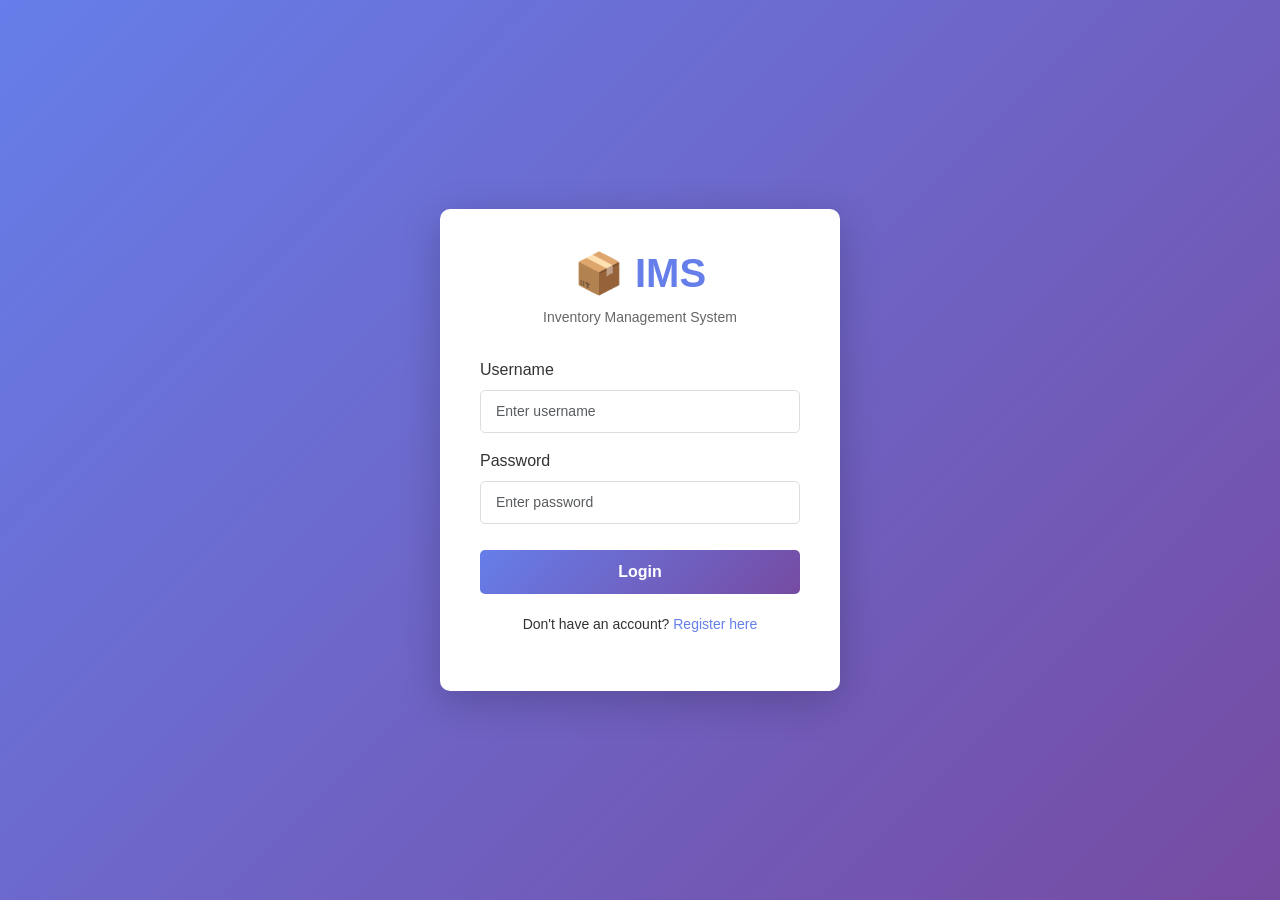
<file: frontend/suppliers.html>
<!DOCTYPE html>
<html lang="en">
<head>
    <meta charset="UTF-8">
    <meta name="viewport" content="width=device-width, initial-scale=1.0">
    <title>Suppliers - Inventory Management System</title>
    <link href="https://cdnjs.cloudflare.com/ajax/libs/bootstrap/5.3.0/css/bootstrap.min.css" rel="stylesheet">
    <link href="https://cdnjs.cloudflare.com/ajax/libs/font-awesome/6.4.0/css/all.min.css" rel="stylesheet">
    <link href="static/css/style.css" rel="stylesheet">
    <style>
        body { background-color: #f5f7fa; }
        .sidebar {
            background: linear-gradient(135deg, #667eea 0%, #764ba2 100%);
            color: white;
            min-height: 100vh;
            padding: 20px 0;
            position: fixed;
            width: 250px;
            left: 0;
            top: 0;
            z-index: 1000;
        }
        .sidebar-logo {
            text-align: center;
            margin-bottom: 30px;
            font-size: 24px;
            font-weight: bold;
        }
        .sidebar-menu { list-style: none; padding: 0; margin: 0; }
        .sidebar-menu a {
            color: white;
            text-decoration: none;
            display: block;
            padding: 15px 20px;
            border-left: 4px solid transparent;
            transition: all 0.3s;
        }
        .sidebar-menu a:hover, .sidebar-menu a.active {
            background: rgba(255,255,255,0.2);
            border-left-color: white;
        }
        .main-content { margin-left: 250px; padding: 20px; }
        .topbar {
            background: white;
            padding: 15px 20px;
            border-radius: 10px;
            margin-bottom: 20px;
            display: flex;
            justify-content: space-between;
            align-items: center;
            box-shadow: 0 2px 10px rgba(0,0,0,0.1);
        }
        .btn-add { background: #667eea; color: white; border: none; padding: 10px 20px; border-radius: 5px; cursor: pointer; }
        .supplier-card {
            background: white;
            padding: 20px;
            border-radius: 10px;
            box-shadow: 0 2px 10px rgba(0,0,0,0.1);
            margin-bottom: 20px;
        }
        .supplier-header {
            display: flex;
            justify-content: space-between;
            align-items: center;
            margin-bottom: 15px;
        }
        .supplier-name {
            font-size: 18px;
            font-weight: bold;
            color: #667eea;
        }
        .supplier-details {
            font-size: 14px;
            color: #666;
            line-height: 1.8;
        }
        .btn-action {
            padding: 8px 15px;
            margin-right: 5px;
            border: none;
            border-radius: 5px;
            cursor: pointer;
            font-size: 12px;
        }
        .btn-edit { background: #4dabf7; color: white; }
        .btn-delete { background: #ff6b6b; color: white; }
        @media (max-width: 768px) {
            .sidebar { width: 100%; position: static; }
            .main-content { margin-left: 0; }
        }
    </style>
</head>
<body>
    <!-- Sidebar -->
    <div class="sidebar">
        <div class="sidebar-logo">📦 IMS</div>
        <ul class="sidebar-menu">
            <li><a href="dashboard.html"><i class="fas fa-chart-line"></i> Dashboard</a></li>
            <li><a href="products.html"><i class="fas fa-box"></i> Products</a></li>
            <li><a href="sales.html"><i class="fas fa-shopping-cart"></i> Sales</a></li>
            <li><a href="suppliers.html" class="active"><i class="fas fa-truck"></i> Suppliers</a></li>
            <li><a href="reports.html"><i class="fas fa-file-alt"></i> Reports</a></li>
            <li><a href="login.html" onclick="logout()"><i class="fas fa-sign-out-alt"></i> Logout</a></li>
        </ul>
    </div>

    <!-- Main Content -->
    <div class="main-content">
        <div class="topbar">
            <h2>Suppliers Management</h2>
            <button class="btn-add" onclick="openAddSupplierModal()">+ Add Supplier</button>
        </div>

        <div id="alertMessage"></div>
        <div id="suppliersContainer"></div>
    </div>

    <!-- Add/Edit Supplier Modal -->
    <div class="modal fade" id="supplierModal" tabindex="-1">
        <div class="modal-dialog">
            <div class="modal-content">
                <div class="modal-header">
                    <h5 class="modal-title" id="modalTitle">Add Supplier</h5>
                    <button type="button" class="btn-close" data-bs-dismiss="modal"></button>
                </div>
                <div class="modal-body">
                    <form id="supplierForm">
                        <input type="hidden" id="supplierId">
                        <div class="mb-3">
                            <label for="supplierName" class="form-label">Supplier Name</label>
                            <input type="text" class="form-control" id="supplierName" required>
                        </div>
                        <div class="mb-3">
                            <label for="contactPerson" class="form-label">Contact Person</label>
                            <input type="text" class="form-control" id="contactPerson">
                        </div>
                        <div class="mb-3">
                            <label for="phone" class="form-label">Phone</label>
                            <input type="tel" class="form-control" id="phone">
                        </div>
                        <div class="mb-3">
                            <label for="email" class="form-label">Email</label>
                            <input type="email" class="form-control" id="email">
                        </div>
                        <div class="mb-3">
                            <label for="address" class="form-label">Address</label>
                            <textarea class="form-control" id="address" rows="2"></textarea>
                        </div>
                        <div class="mb-3">
                            <label for="city" class="form-label">City</label>
                            <input type="text" class="form-control" id="city">
                        </div>
                        <div class="mb-3">
                            <label for="country" class="form-label">Country</label>
                            <input type="text" class="form-control" id="country">
                        </div>
                        <button type="submit" class="btn btn-primary w-100">Save</button>
                    </form>
                </div>
            </div>
        </div>
    </div>

    <script src="https://cdnjs.cloudflare.com/ajax/libs/bootstrap/5.3.0/js/bootstrap.bundle.min.js"></script>
    <script src="static/js/config.js"></script>
    <script>
        
        let editingSupplierId = null;

        
        function getHeaders() {
            return { Authorization: `Bearer ${localStorage.getItem('access_token')}` };
        }

        async function loadSuppliers() {
            try {
                const res = await fetch(`${API_BASE}/suppliers`, { headers: getHeaders() });
                const data = await res.json();
                
                const container = document.getElementById('suppliersContainer');
                container.innerHTML = '';
                
                if (data.suppliers.length === 0) {
                    container.innerHTML = '<p class="text-center text-muted">No suppliers found</p>';
                    return;
                }

                data.suppliers.forEach(supplier => {
                    const card = document.createElement('div');
                    card.className = 'supplier-card';
                    card.innerHTML = `
                        <div class="supplier-header">
                            <div class="supplier-name">${supplier.name}</div>
                            <div>
                                <button class="btn-action btn-edit" onclick="editSupplier(${supplier.id})">Edit</button>
                                <button class="btn-action btn-delete" onclick="deleteSupplier(${supplier.id})">Delete</button>
                            </div>
                        </div>
                        <div class="supplier-details">
                            ${supplier.contact_person ? `<div><strong>Contact:</strong> ${supplier.contact_person}</div>` : ''}
                            ${supplier.phone ? `<div><strong>Phone:</strong> ${supplier.phone}</div>` : ''}
                            ${supplier.email ? `<div><strong>Email:</strong> ${supplier.email}</div>` : ''}
                            ${supplier.address ? `<div><strong>Address:</strong> ${supplier.address}</div>` : ''}
                            ${supplier.city || supplier.country ? `<div><strong>Location:</strong> ${supplier.city || ''} ${supplier.country || ''}</div>` : ''}
                        </div>
                    `;
                    container.appendChild(card);
                });
            } catch (error) {
                showAlert('Error loading suppliers: ' + error.message, 'danger');
            }
        }

        function openAddSupplierModal() {
            editingSupplierId = null;
            document.getElementById('modalTitle').textContent = 'Add Supplier';
            document.getElementById('supplierForm').reset();
            document.getElementById('supplierId').value = '';
            new bootstrap.Modal(document.getElementById('supplierModal')).show();
        }

        async function editSupplier(id) {
            try {
                const res = await fetch(`${API_BASE}/suppliers/${id}`, { headers: getHeaders() });
                const supplier = await res.json();
                
                editingSupplierId = id;
                document.getElementById('modalTitle').textContent = 'Edit Supplier';
                document.getElementById('supplierId').value = id;
                document.getElementById('supplierName').value = supplier.name;
                document.getElementById('contactPerson').value = supplier.contact_person || '';
                document.getElementById('phone').value = supplier.phone || '';
                document.getElementById('email').value = supplier.email || '';
                document.getElementById('address').value = supplier.address || '';
                document.getElementById('city').value = supplier.city || '';
                document.getElementById('country').value = supplier.country || '';
                
                new bootstrap.Modal(document.getElementById('supplierModal')).show();
            } catch (error) {
                showAlert('Error loading supplier: ' + error.message, 'danger');
            }
        }

        async function deleteSupplier(id) {
            if (!confirm('Are you sure you want to delete this supplier?')) return;
            
            try {
                const res = await fetch(`${API_BASE}/suppliers/${id}`, {
                    method: 'DELETE',
                    headers: getHeaders()
                });
                
                if (res.ok) {
                    showAlert('Supplier deleted successfully', 'success');
                    loadSuppliers();
                } else {
                    const data = await res.json();
                    showAlert(data.message, 'danger');
                }
            } catch (error) {
                showAlert('Error deleting supplier: ' + error.message, 'danger');
            }
        }

        document.getElementById('supplierForm').addEventListener('submit', async (e) => {
            e.preventDefault();
            
            const supplierData = {
                name: document.getElementById('supplierName').value,
                contact_person: document.getElementById('contactPerson').value,
                phone: document.getElementById('phone').value,
                email: document.getElementById('email').value,
                address: document.getElementById('address').value,
                city: document.getElementById('city').value,
                country: document.getElementById('country').value
            };

            try {
                let res;
                if (editingSupplierId) {
                    res = await fetch(`${API_BASE}/suppliers/${editingSupplierId}`, {
                        method: 'PUT',
                        headers: { ...getHeaders(), 'Content-Type': 'application/json' },
                        body: JSON.stringify(supplierData)
                    });
                } else {
                    res = await fetch(`${API_BASE}/suppliers`, {
                        method: 'POST',
                        headers: { ...getHeaders(), 'Content-Type': 'application/json' },
                        body: JSON.stringify(supplierData)
                    });
                }

                if (res.ok) {
                    showAlert('Supplier saved successfully', 'success');
                    bootstrap.Modal.getInstance(document.getElementById('supplierModal')).hide();
                    loadSuppliers();
                } else {
                    const data = await res.json();
                    showAlert(data.message, 'danger');
                }
            } catch (error) {
                showAlert('Error saving supplier: ' + error.message, 'danger');
            }
        });

        function showAlert(message, type) {
            const container = document.getElementById('alertMessage');
            const alert = document.createElement('div');
            alert.className = `alert alert-${type} alert-dismissible fade show`;
            alert.innerHTML = `
                ${message}
                <button type="button" class="btn-close" data-bs-dismiss="alert"></button>
            `;
            container.innerHTML = '';
            container.appendChild(alert);
        }

        
        checkAuth();
        loadSuppliers();
    </script>
</body>
</html>
</file>
<file: frontend/static/css/style.css>
/* Global Styles */
* {
    margin: 0;
    padding: 0;
    box-sizing: border-box;
}

body {
    font-family: 'Segoe UI', Tahoma, Geneva, Verdana, sans-serif;
    background-color: #f5f7fa;
    color: #333;
}

/* Form Elements */
.form-control {
    border: 1px solid #ddd;
    border-radius: 5px;
    padding: 10px 15px;
    font-size: 14px;
    transition: all 0.3s;
}

.form-control:focus {
    border-color: #667eea;
    box-shadow: 0 0 0 0.2rem rgba(102, 126, 234, 0.25);
}

.form-label {
    font-weight: 500;
    color: #333;
    margin-bottom: 8px;
}

/* Buttons */
.btn {
    padding: 10px 20px;
    border: none;
    border-radius: 5px;
    cursor: pointer;
    font-weight: 500;
    transition: all 0.3s;
}

.btn-primary {
    background: linear-gradient(135deg, #667eea 0%, #764ba2 100%);
    color: white;
}

.btn-primary:hover {
    opacity: 0.9;
    transform: translateY(-2px);
}

.btn-secondary {
    background: #e9ecef;
    color: #333;
}

.btn-secondary:hover {
    background: #dee2e6;
}

/* Tables */
.table {
    background: white;
    border-collapse: collapse;
}

.table thead {
    background: #f8f9fa;
}

.table th {
    font-weight: 600;
    color: #333;
    border-bottom: 2px solid #dee2e6;
    padding: 15px;
}

.table td {
    padding: 15px;
    border-bottom: 1px solid #dee2e6;
}

.table tbody tr:hover {
    background: #f8f9fa;
}

/* Cards */
.card {
    border: none;
    box-shadow: 0 2px 10px rgba(0,0,0,0.1);
    border-radius: 10px;
}

.card-header {
    background: linear-gradient(135deg, #667eea 0%, #764ba2 100%);
    color: white;
    border: none;
    border-radius: 10px 10px 0 0;
}

.card-body {
    padding: 20px;
}

/* Alerts */
.alert {
    border: none;
    border-radius: 5px;
    padding: 15px 20px;
}

.alert-success {
    background: #d4edda;
    color: #155724;
    border-left: 4px solid #28a745;
}

.alert-danger {
    background: #f8d7da;
    color: #721c24;
    border-left: 4px solid #dc3545;
}

.alert-warning {
    background: #fff3cd;
    color: #856404;
    border-left: 4px solid #ffc107;
}

.alert-info {
    background: #d1ecf1;
    color: #0c5460;
    border-left: 4px solid #17a2b8;
}

/* Badges */
.badge {
    padding: 6px 12px;
    border-radius: 20px;
    font-size: 12px;
    font-weight: 600;
}

.badge-primary {
    background: #667eea;
    color: white;
}

.badge-success {
    background: #51cf66;
    color: white;
}

.badge-danger {
    background: #ff6b6b;
    color: white;
}

.badge-warning {
    background: #ffd43b;
    color: black;
}

/* Modal */
.modal-header {
    background: linear-gradient(135deg, #667eea 0%, #764ba2 100%);
    color: white;
    border: none;
}

.modal-header .btn-close {
    filter: invert(1) grayscale(100%) brightness(200%);
}

/* Pagination */
.pagination {
    margin-top: 20px;
}

.page-link {
    color: #667eea;
    border: 1px solid #dee2e6;
}

.page-link:hover {
    background: #667eea;
    color: white;
}

.page-item.active .page-link {
    background: #667eea;
    border-color: #667eea;
}

/* Loading Spinner */
.spinner {
    display: inline-block;
    width: 20px;
    height: 20px;
    border: 3px solid rgba(102, 126, 234, 0.3);
    border-top-color: #667eea;
    border-radius: 50%;
    animation: spin 1s linear infinite;
}

@keyframes spin {
    to {
        transform: rotate(360deg);
    }
}

/* Responsive */
@media (max-width: 768px) {
    .btn {
        padding: 8px 16px;
        font-size: 14px;
    }

    .table {
        font-size: 12px;
    }

    .table th,
    .table td {
        padding: 10px;
    }

    .card-body {
        padding: 15px;
    }
}

/* Utility Classes */
.text-primary {
    color: #667eea;
}

.text-success {
    color: #51cf66;
}

.text-danger {
    color: #ff6b6b;
}

.text-muted {
    color: #6c757d;
}

.bg-light {
    background: #f8f9fa;
}

.shadow-sm {
    box-shadow: 0 2px 10px rgba(0,0,0,0.1);
}

.rounded {
    border-radius: 10px;
}

/* custom scroll bar */
::-webkit-scrollbar {
    width: 8px;
}

::-webkit-scrollbar-track {
    background: #f1f1f1;
}

::-webkit-scrollbar-thumb {
    background: #667eea;
    border-radius: 10px;
}

::-webkit-scrollbar-thumb:hover {
    background: #764ba2;
}
</file>
